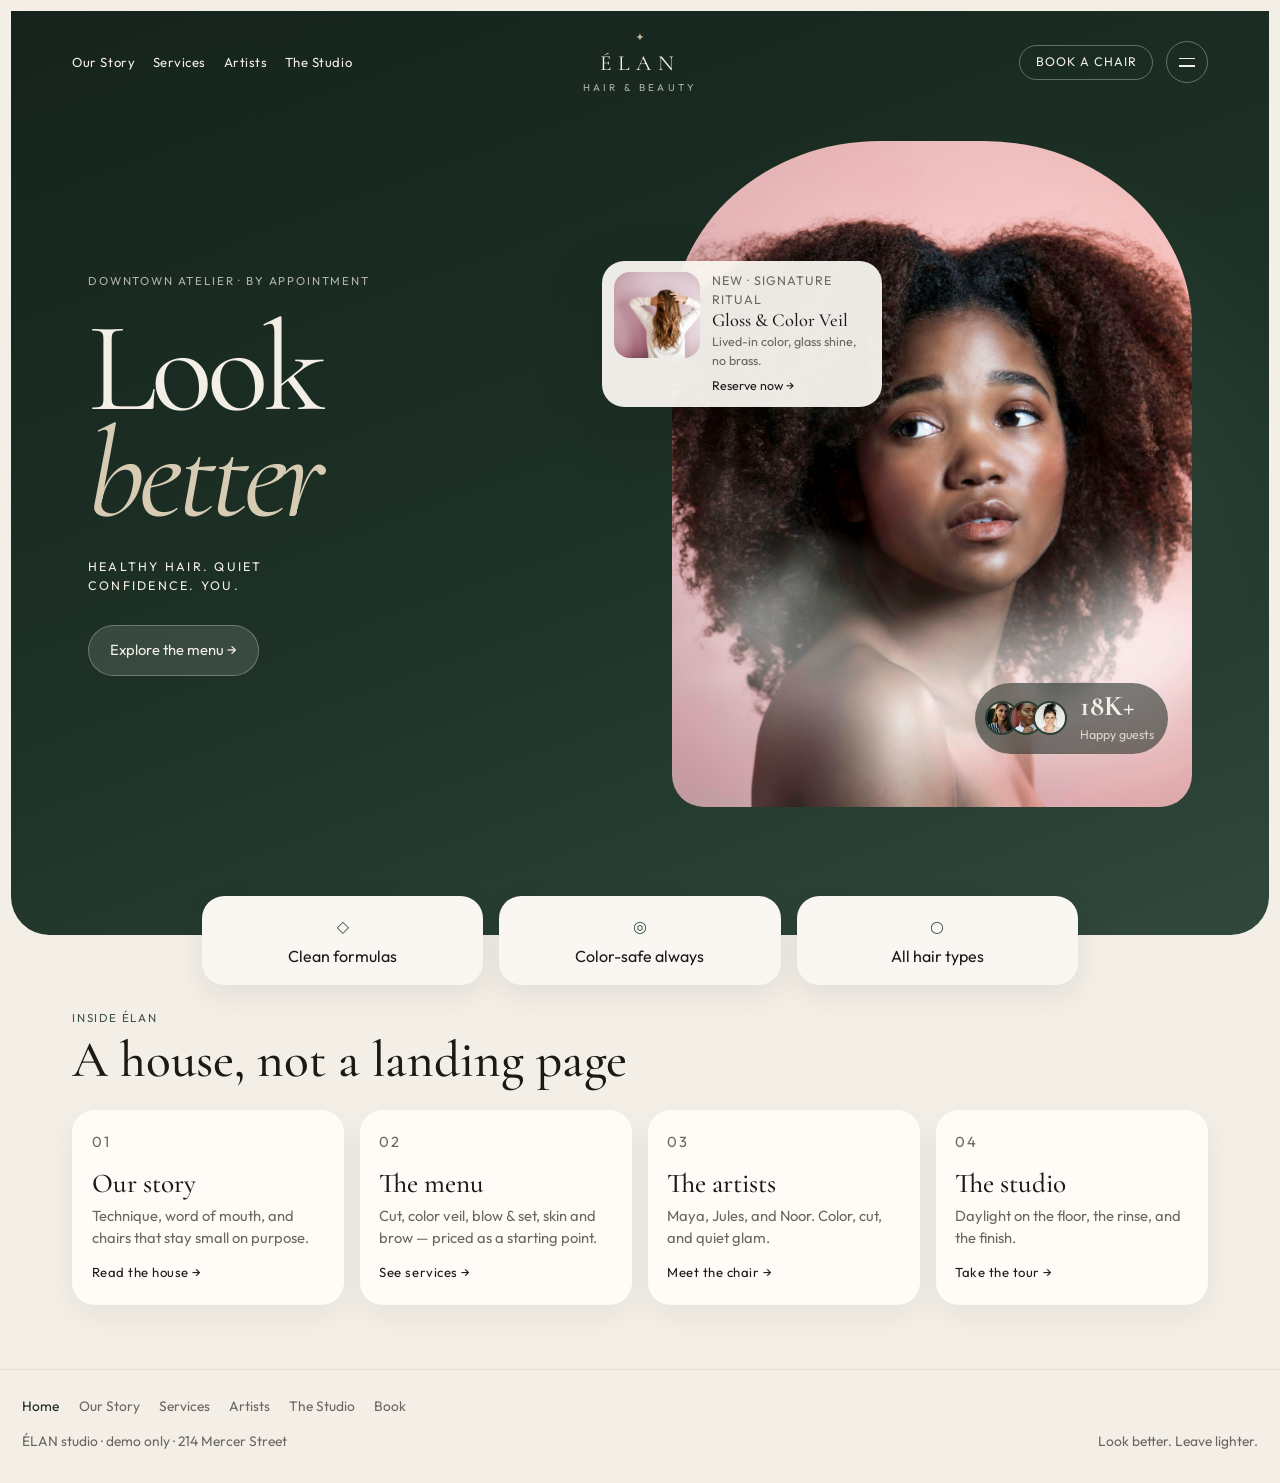
<file: index.html>
<!DOCTYPE html>
<html lang="en">
  <head>
    <meta charset="UTF-8" />
    <meta name="viewport" content="width=device-width, initial-scale=1.0" />
    <title>ÉLAN — Luxury Hair &amp; Beauty Studio</title>
    <meta
      name="description"
      content="ÉLAN is a multi-page demo for a luxury hair and beauty atelier: story, services, artists, studio, and booking."
    />
    <link rel="preconnect" href="https://fonts.googleapis.com" />
    <link rel="preconnect" href="https://fonts.gstatic.com" crossorigin />
    <link
      href="https://fonts.googleapis.com/css2?family=Cormorant+Garamond:ital,wght@0,400;0,500;0,600;1,400;1,500&family=Outfit:wght@300;400;500;600&display=swap"
      rel="stylesheet"
    />
    <link rel="stylesheet" href="css/styles.css" />
  </head>
  <body>
    <a class="skip-link" href="#main">Skip to content</a>

    <div class="top-shell" id="top">
      <header class="site-header">
        <nav class="nav" aria-label="Primary">
          <ul class="nav__links">
            <li><a href="story.html">Our Story</a></li>
            <li><a href="services.html">Services</a></li>
            <li><a href="artists.html">Artists</a></li>
            <li><a href="studio.html">The Studio</a></li>
          </ul>

          <a class="logo" href="index.html" aria-current="page">
            <span class="logo__mark" aria-hidden="true">✦</span>
            <span class="logo__word">ÉLAN</span>
            <span class="logo__sub">Hair &amp; Beauty</span>
          </a>

          <div class="nav__actions">
            <a class="nav__ghost" href="book.html">Book a chair</a>
            <button class="menu-btn" type="button" aria-expanded="false" aria-controls="mobile-menu">
              <span class="sr-only">Open menu</span>
              <span></span>
              <span></span>
            </button>
          </div>
        </nav>

        <div class="mobile-menu" id="mobile-menu" hidden>
          <a href="index.html" aria-current="page">Home</a>
          <a href="story.html">Our Story</a>
          <a href="services.html">Services</a>
          <a href="artists.html">Artists</a>
          <a href="studio.html">The Studio</a>
          <a href="book.html">Book a chair</a>
        </div>
      </header>

      <section class="hero">
        <div class="hero__copy">
          <p class="eyebrow">Downtown atelier · by appointment</p>
          <h1>
            <span>Look</span>
            <em>better</em>
          </h1>
          <p class="hero__lead">Healthy hair. Quiet confidence. You.</p>
          <a class="btn btn--light" href="services.html">Explore the menu →</a>
        </div>

        <div class="hero__visual">
          <img
            class="hero__photo"
            src="images/hero.jpg"
            alt="Guest with natural curls, photographed in soft studio light"
          />

          <article class="float-card">
            <img src="images/gloss.jpg" alt="Long glossy waves after a color gloss" />
            <div>
              <p class="float-card__kicker">New · Signature ritual</p>
              <h2>Gloss &amp; Color Veil</h2>
              <p>Lived-in color, glass shine, no brass.</p>
              <a href="book.html">Reserve now →</a>
            </div>
          </article>

          <aside class="hero-stat" aria-label="Client count">
            <div class="avatars">
              <img src="images/avatar-1.jpg" alt="" />
              <img src="images/avatar-2.jpg" alt="" />
              <img src="images/avatar-3.jpg" alt="" />
            </div>
            <div>
              <strong>18K+</strong>
              <span>Happy guests</span>
            </div>
          </aside>
        </div>
      </section>
    </div>

    <main id="main">
      <section class="trust-bar" aria-label="Studio promises">
        <div class="trust-item">
          <span class="icon">◇</span>
          <p>Clean formulas</p>
        </div>
        <div class="trust-item">
          <span class="icon">◎</span>
          <p>Color-safe always</p>
        </div>
        <div class="trust-item">
          <span class="icon">○</span>
          <p>All hair types</p>
        </div>
      </section>

      <section class="home-paths" aria-labelledby="paths-title">
        <div class="section-head">
          <p class="kicker">Inside ÉLAN</p>
          <h2 id="paths-title">A house, not a landing page</h2>
        </div>
        <div class="home-paths__grid">
          <a class="home-path" href="story.html">
            <p class="kicker">01</p>
            <h3>Our story</h3>
            <p>Technique, word of mouth, and chairs that stay small on purpose.</p>
            <span>Read the house →</span>
          </a>
          <a class="home-path" href="services.html">
            <p class="kicker">02</p>
            <h3>The menu</h3>
            <p>Cut, color veil, blow &amp; set, skin and brow — priced as a starting point.</p>
            <span>See services →</span>
          </a>
          <a class="home-path" href="artists.html">
            <p class="kicker">03</p>
            <h3>The artists</h3>
            <p>Maya, Jules, and Noor. Color, cut, and quiet glam.</p>
            <span>Meet the chair →</span>
          </a>
          <a class="home-path" href="studio.html">
            <p class="kicker">04</p>
            <h3>The studio</h3>
            <p>Daylight on the floor, the rinse, and the finish.</p>
            <span>Take the tour →</span>
          </a>
        </div>
      </section>
    </main>

    <footer class="site-footer">
      <nav class="footer-nav" aria-label="Footer">
        <a href="index.html" aria-current="page">Home</a>
        <a href="story.html">Our Story</a>
        <a href="services.html">Services</a>
        <a href="artists.html">Artists</a>
        <a href="studio.html">The Studio</a>
        <a href="book.html">Book</a>
      </nav>
      <div class="footer-meta">
        <p>ÉLAN studio · demo only · 214 Mercer Street</p>
        <p>Look better. Leave lighter.</p>
      </div>
    </footer>

    <script src="js/main.js"></script>
  </body>
</html>
</file>
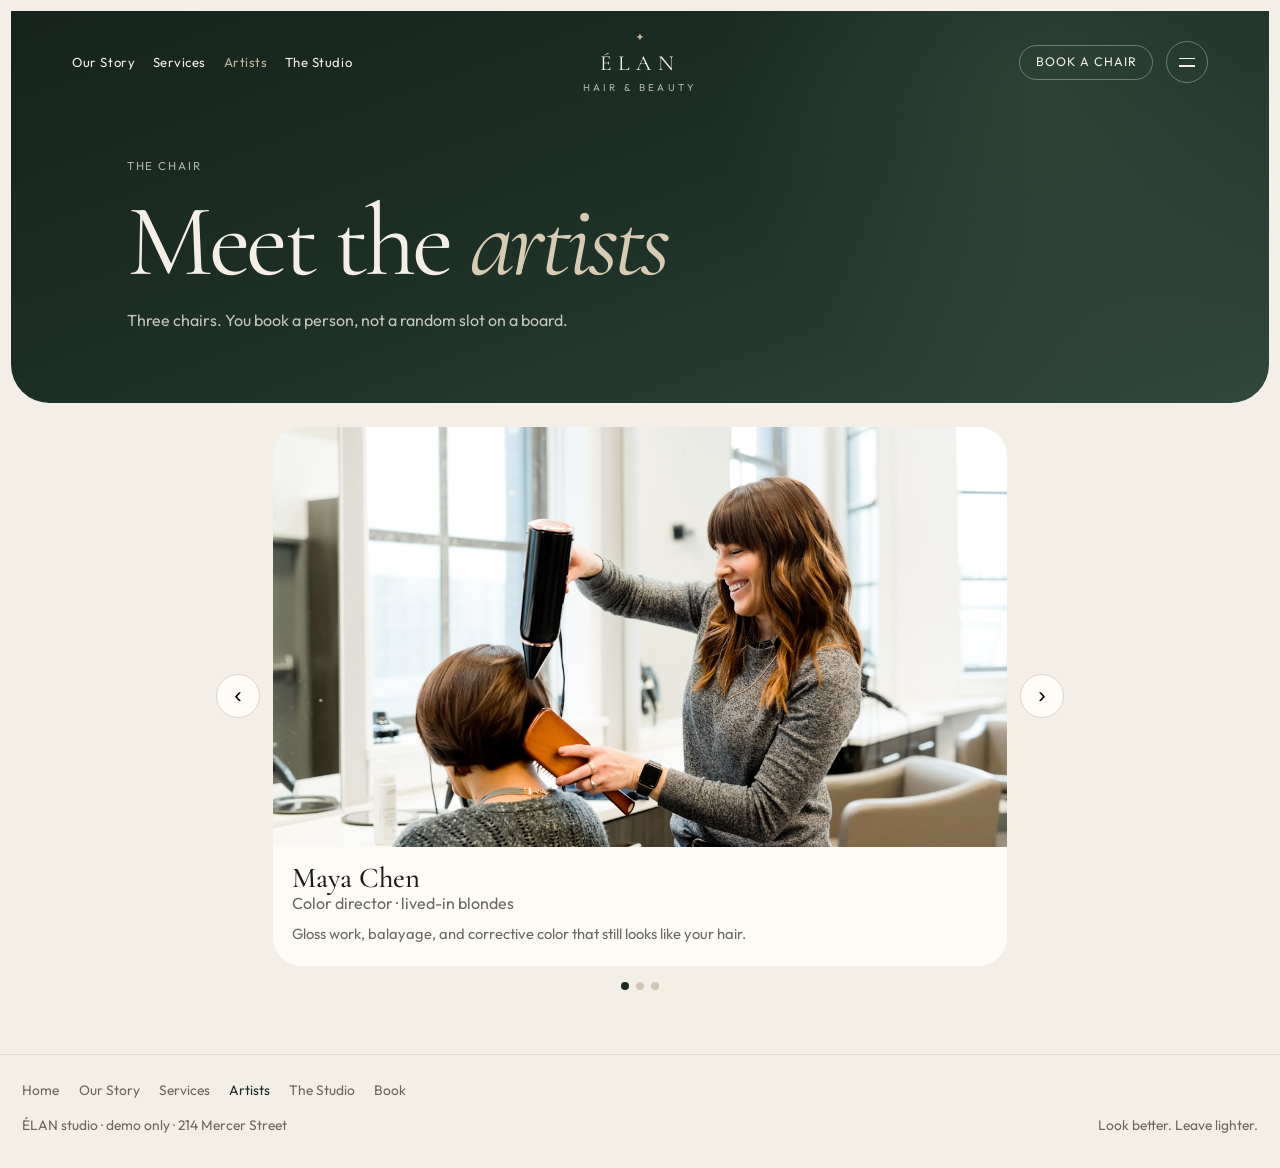
<file: artists.html>
<!DOCTYPE html>
<html lang="en">
  <head>
    <meta charset="UTF-8" />
    <meta name="viewport" content="width=device-width, initial-scale=1.0" />
    <title>Artists — ÉLAN Hair &amp; Beauty</title>
    <meta
      name="description"
      content="Meet Maya, Jules, and Noor — the artists behind ÉLAN."
    />
    <link rel="preconnect" href="https://fonts.googleapis.com" />
    <link rel="preconnect" href="https://fonts.gstatic.com" crossorigin />
    <link
      href="https://fonts.googleapis.com/css2?family=Cormorant+Garamond:ital,wght@0,400;0,500;0,600;1,400;1,500&family=Outfit:wght@300;400;500;600&display=swap"
      rel="stylesheet"
    />
    <link rel="stylesheet" href="css/styles.css" />
  </head>
  <body>
    <a class="skip-link" href="#main">Skip to content</a>

    <div class="top-shell top-shell--page">
      <header class="site-header">
        <nav class="nav" aria-label="Primary">
          <ul class="nav__links">
            <li><a href="story.html">Our Story</a></li>
            <li><a href="services.html">Services</a></li>
            <li><a href="artists.html" aria-current="page">Artists</a></li>
            <li><a href="studio.html">The Studio</a></li>
          </ul>

          <a class="logo" href="index.html">
            <span class="logo__mark" aria-hidden="true">✦</span>
            <span class="logo__word">ÉLAN</span>
            <span class="logo__sub">Hair &amp; Beauty</span>
          </a>

          <div class="nav__actions">
            <a class="nav__ghost" href="book.html">Book a chair</a>
            <button class="menu-btn" type="button" aria-expanded="false" aria-controls="mobile-menu">
              <span class="sr-only">Open menu</span>
              <span></span>
              <span></span>
            </button>
          </div>
        </nav>

        <div class="mobile-menu" id="mobile-menu" hidden>
          <a href="index.html">Home</a>
          <a href="story.html">Our Story</a>
          <a href="services.html">Services</a>
          <a href="artists.html" aria-current="page">Artists</a>
          <a href="studio.html">The Studio</a>
          <a href="book.html">Book a chair</a>
        </div>
      </header>

      <section class="page-hero">
        <p class="eyebrow">The chair</p>
        <h1>Meet the <em>artists</em></h1>
        <p class="page-hero__lead">
          Three chairs. You book a person, not a random slot on a board.
        </p>
      </section>
    </div>

    <main id="main">
      <section class="artists">
        <div class="carousel" data-carousel>
          <button class="carousel__nav" type="button" data-prev aria-label="Previous artist">‹</button>
          <div class="carousel__track" data-track>
            <article class="artist-card is-active">
              <img src="images/maya-work.jpg" alt="Maya finishing a blowout in natural light" />
              <div>
                <h3>Maya Chen</h3>
                <p>Color director · lived-in blondes</p>
                <p class="artist-bio">
                  Gloss work, balayage, and corrective color that still looks like your hair.
                </p>
              </div>
            </article>
            <article class="artist-card">
              <img src="images/stylist-cut.jpg" alt="Precision cut in progress at ÉLAN" />
              <div>
                <h3>Jules Ortiz</h3>
                <p>Cut specialist · texture &amp; shape</p>
                <p class="artist-bio">
                  Geometry for curls, waves, and the kind of blunt that still moves.
                </p>
              </div>
            </article>
            <article class="artist-card">
              <img src="images/stylist-3.jpg" alt="Noor working color at the chair" />
              <div>
                <h3>Noor Ali</h3>
                <p>Skin &amp; brow · quiet glam</p>
                <p class="artist-bio">
                  Soft skin rituals and brow architecture that reads as rest, not makeup.
                </p>
              </div>
            </article>
          </div>
          <button class="carousel__nav" type="button" data-next aria-label="Next artist">›</button>
        </div>
        <div class="dots" data-dots></div>
      </section>
    </main>

    <footer class="site-footer">
      <nav class="footer-nav" aria-label="Footer">
        <a href="index.html">Home</a>
        <a href="story.html">Our Story</a>
        <a href="services.html">Services</a>
        <a href="artists.html" aria-current="page">Artists</a>
        <a href="studio.html">The Studio</a>
        <a href="book.html">Book</a>
      </nav>
      <div class="footer-meta">
        <p>ÉLAN studio · demo only · 214 Mercer Street</p>
        <p>Look better. Leave lighter.</p>
      </div>
    </footer>

    <script src="js/main.js"></script>
  </body>
</html>
</file>
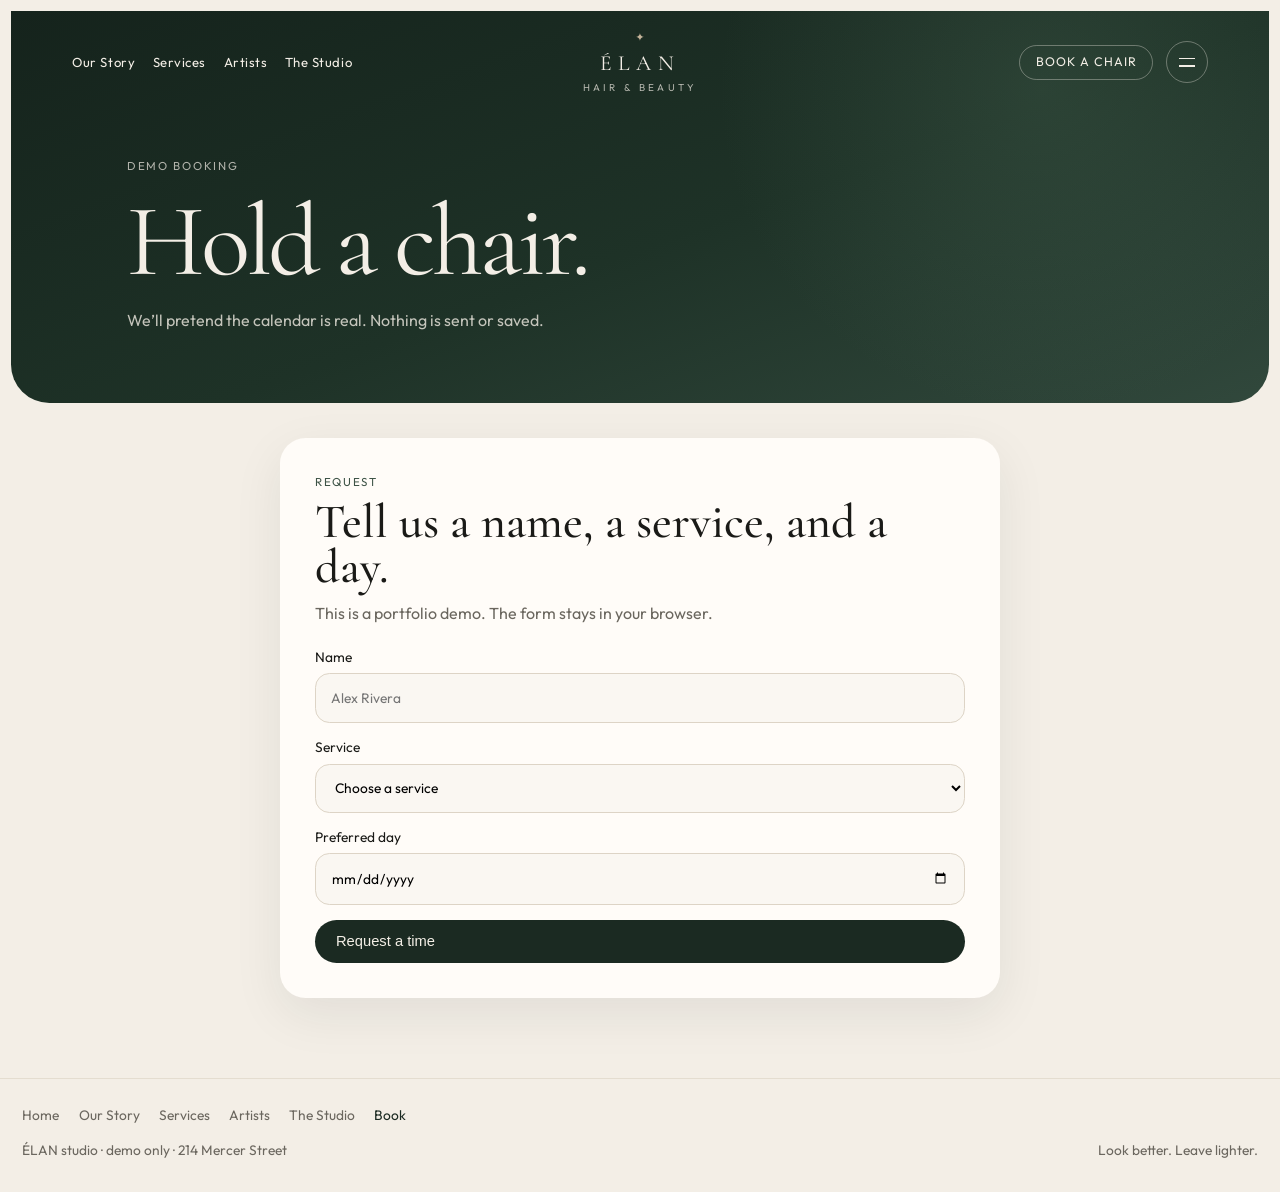
<file: book.html>
<!DOCTYPE html>
<html lang="en">
  <head>
    <meta charset="UTF-8" />
    <meta name="viewport" content="width=device-width, initial-scale=1.0" />
    <title>Book a chair — ÉLAN Hair &amp; Beauty</title>
    <meta
      name="description"
      content="Demo booking form for ÉLAN. Nothing is sent or saved."
    />
    <link rel="preconnect" href="https://fonts.googleapis.com" />
    <link rel="preconnect" href="https://fonts.gstatic.com" crossorigin />
    <link
      href="https://fonts.googleapis.com/css2?family=Cormorant+Garamond:ital,wght@0,400;0,500;0,600;1,400;1,500&family=Outfit:wght@300;400;500;600&display=swap"
      rel="stylesheet"
    />
    <link rel="stylesheet" href="css/styles.css" />
  </head>
  <body>
    <a class="skip-link" href="#main">Skip to content</a>

    <div class="top-shell top-shell--page">
      <header class="site-header">
        <nav class="nav" aria-label="Primary">
          <ul class="nav__links">
            <li><a href="story.html">Our Story</a></li>
            <li><a href="services.html">Services</a></li>
            <li><a href="artists.html">Artists</a></li>
            <li><a href="studio.html">The Studio</a></li>
          </ul>

          <a class="logo" href="index.html">
            <span class="logo__mark" aria-hidden="true">✦</span>
            <span class="logo__word">ÉLAN</span>
            <span class="logo__sub">Hair &amp; Beauty</span>
          </a>

          <div class="nav__actions">
            <a class="nav__ghost" href="book.html" aria-current="page">Book a chair</a>
            <button class="menu-btn" type="button" aria-expanded="false" aria-controls="mobile-menu">
              <span class="sr-only">Open menu</span>
              <span></span>
              <span></span>
            </button>
          </div>
        </nav>

        <div class="mobile-menu" id="mobile-menu" hidden>
          <a href="index.html">Home</a>
          <a href="story.html">Our Story</a>
          <a href="services.html">Services</a>
          <a href="artists.html">Artists</a>
          <a href="studio.html">The Studio</a>
          <a href="book.html" aria-current="page">Book a chair</a>
        </div>
      </header>

      <section class="page-hero">
        <p class="eyebrow">Demo booking</p>
        <h1>Hold a chair.</h1>
        <p class="page-hero__lead">We’ll pretend the calendar is real. Nothing is sent or saved.</p>
      </section>
    </div>

    <main id="main">
      <section class="book">
        <div class="book__panel">
          <p class="kicker">Request</p>
          <h2>Tell us a name, a service, and a day.</h2>
          <p class="book__note">This is a portfolio demo. The form stays in your browser.</p>

          <form class="book-form" id="book-form">
            <label>
              Name
              <input type="text" name="name" required placeholder="Alex Rivera" autocomplete="name" />
            </label>
            <label>
              Service
              <select name="service" required>
                <option value="">Choose a service</option>
                <option>Cut &amp; shape</option>
                <option>Color veil</option>
                <option>Blow &amp; set</option>
                <option>Skin &amp; brow</option>
              </select>
            </label>
            <label>
              Preferred day
              <input type="date" name="day" required />
            </label>
            <button class="btn btn--dark" type="submit">Request a time</button>
          </form>
          <p class="form-status" id="form-status" role="status" hidden></p>
        </div>
      </section>
    </main>

    <footer class="site-footer">
      <nav class="footer-nav" aria-label="Footer">
        <a href="index.html">Home</a>
        <a href="story.html">Our Story</a>
        <a href="services.html">Services</a>
        <a href="artists.html">Artists</a>
        <a href="studio.html">The Studio</a>
        <a href="book.html" aria-current="page">Book</a>
      </nav>
      <div class="footer-meta">
        <p>ÉLAN studio · demo only · 214 Mercer Street</p>
        <p>Look better. Leave lighter.</p>
      </div>
    </footer>

    <script src="js/main.js"></script>
  </body>
</html>
</file>
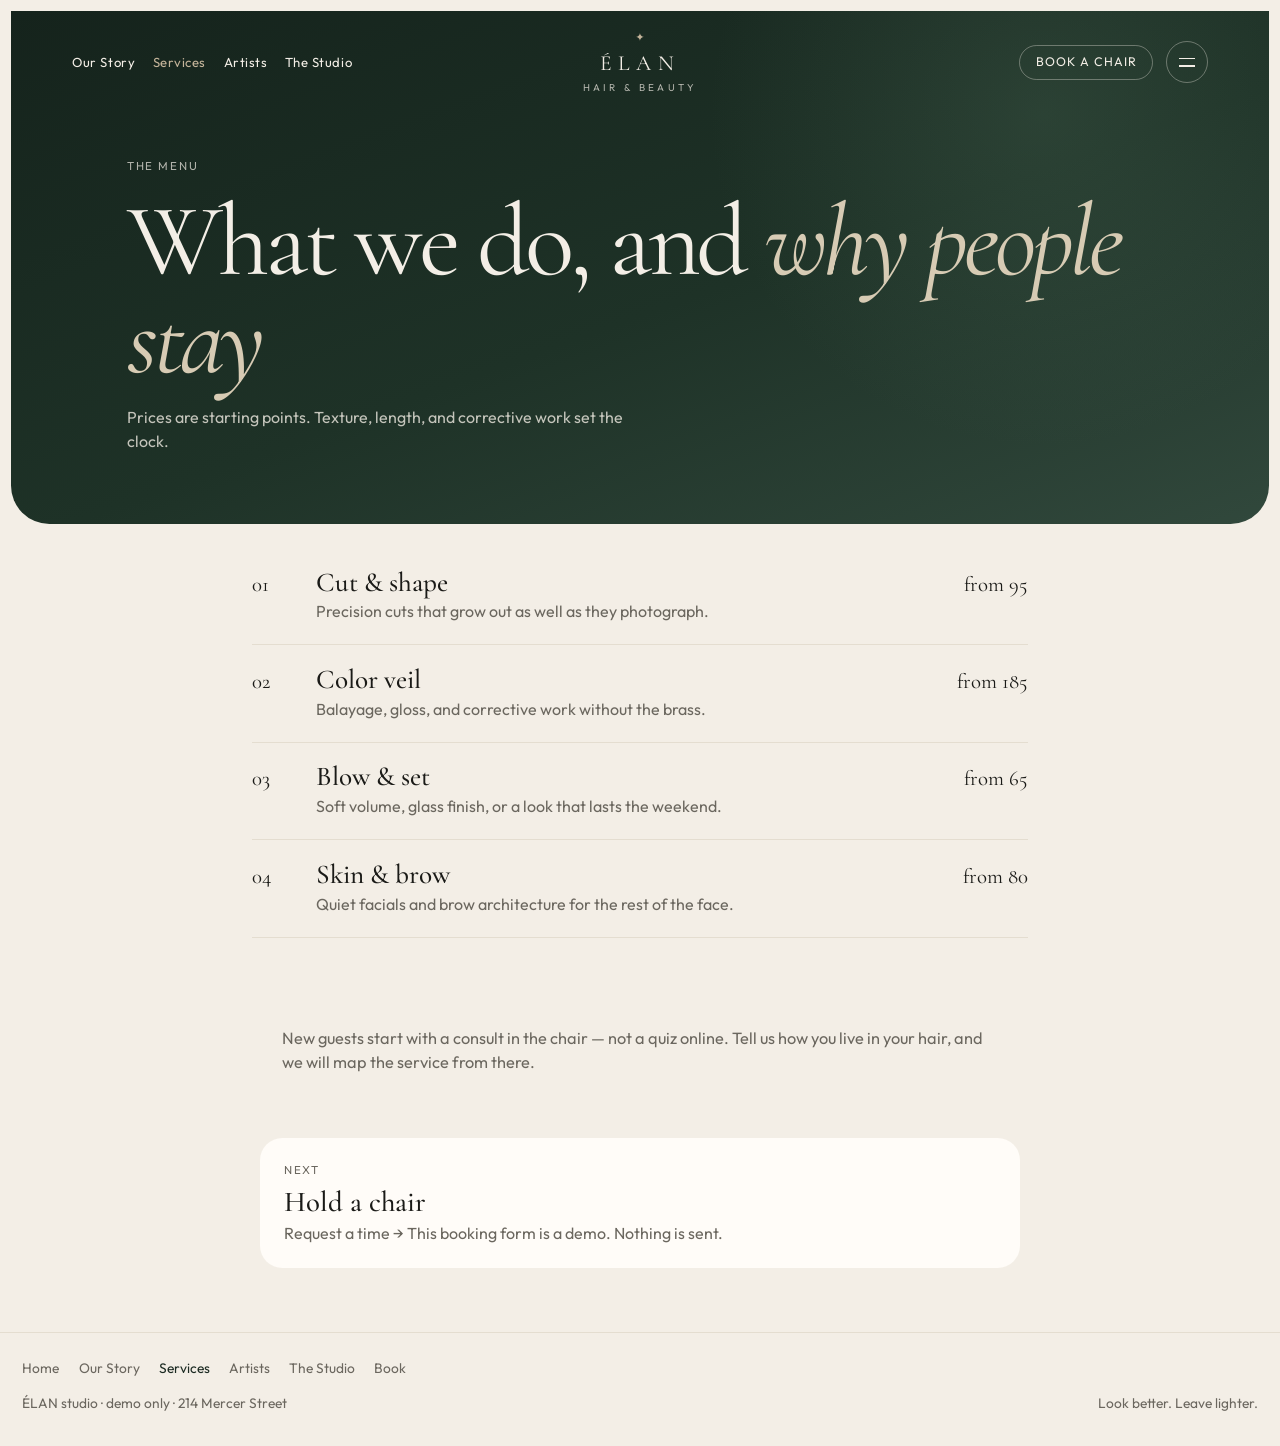
<file: services.html>
<!DOCTYPE html>
<html lang="en">
  <head>
    <meta charset="UTF-8" />
    <meta name="viewport" content="width=device-width, initial-scale=1.0" />
    <title>Services — ÉLAN Hair &amp; Beauty</title>
    <meta
      name="description"
      content="Cut and shape, color veil, blow and set, and skin and brow at ÉLAN."
    />
    <link rel="preconnect" href="https://fonts.googleapis.com" />
    <link rel="preconnect" href="https://fonts.gstatic.com" crossorigin />
    <link
      href="https://fonts.googleapis.com/css2?family=Cormorant+Garamond:ital,wght@0,400;0,500;0,600;1,400;1,500&family=Outfit:wght@300;400;500;600&display=swap"
      rel="stylesheet"
    />
    <link rel="stylesheet" href="css/styles.css" />
  </head>
  <body>
    <a class="skip-link" href="#main">Skip to content</a>

    <div class="top-shell top-shell--page">
      <header class="site-header">
        <nav class="nav" aria-label="Primary">
          <ul class="nav__links">
            <li><a href="story.html">Our Story</a></li>
            <li><a href="services.html" aria-current="page">Services</a></li>
            <li><a href="artists.html">Artists</a></li>
            <li><a href="studio.html">The Studio</a></li>
          </ul>

          <a class="logo" href="index.html">
            <span class="logo__mark" aria-hidden="true">✦</span>
            <span class="logo__word">ÉLAN</span>
            <span class="logo__sub">Hair &amp; Beauty</span>
          </a>

          <div class="nav__actions">
            <a class="nav__ghost" href="book.html">Book a chair</a>
            <button class="menu-btn" type="button" aria-expanded="false" aria-controls="mobile-menu">
              <span class="sr-only">Open menu</span>
              <span></span>
              <span></span>
            </button>
          </div>
        </nav>

        <div class="mobile-menu" id="mobile-menu" hidden>
          <a href="index.html">Home</a>
          <a href="story.html">Our Story</a>
          <a href="services.html" aria-current="page">Services</a>
          <a href="artists.html">Artists</a>
          <a href="studio.html">The Studio</a>
          <a href="book.html">Book a chair</a>
        </div>
      </header>

      <section class="page-hero">
        <p class="eyebrow">The menu</p>
        <h1>What we do, and <em>why people stay</em></h1>
        <p class="page-hero__lead">
          Prices are starting points. Texture, length, and corrective work set the clock.
        </p>
      </section>
    </div>

    <main id="main">
      <section class="services">
        <ul class="service-list">
          <li>
            <span>01</span>
            <div>
              <h3>Cut &amp; shape</h3>
              <p>Precision cuts that grow out as well as they photograph.</p>
            </div>
            <em>from 95</em>
          </li>
          <li>
            <span>02</span>
            <div>
              <h3>Color veil</h3>
              <p>Balayage, gloss, and corrective work without the brass.</p>
            </div>
            <em>from 185</em>
          </li>
          <li>
            <span>03</span>
            <div>
              <h3>Blow &amp; set</h3>
              <p>Soft volume, glass finish, or a look that lasts the weekend.</p>
            </div>
            <em>from 65</em>
          </li>
          <li>
            <span>04</span>
            <div>
              <h3>Skin &amp; brow</h3>
              <p>Quiet facials and brow architecture for the rest of the face.</p>
            </div>
            <em>from 80</em>
          </li>
        </ul>
      </section>

      <div class="page-copy">
        <p>
          New guests start with a consult in the chair — not a quiz online. Tell us how you
          live in your hair, and we will map the service from there.
        </p>
      </div>

      <aside class="visit-card">
        <p class="kicker">Next</p>
        <h2>Hold a chair</h2>
        <p><a href="book.html">Request a time →</a> This booking form is a demo. Nothing is sent.</p>
      </aside>
    </main>

    <footer class="site-footer">
      <nav class="footer-nav" aria-label="Footer">
        <a href="index.html">Home</a>
        <a href="story.html">Our Story</a>
        <a href="services.html" aria-current="page">Services</a>
        <a href="artists.html">Artists</a>
        <a href="studio.html">The Studio</a>
        <a href="book.html">Book</a>
      </nav>
      <div class="footer-meta">
        <p>ÉLAN studio · demo only · 214 Mercer Street</p>
        <p>Look better. Leave lighter.</p>
      </div>
    </footer>

    <script src="js/main.js"></script>
  </body>
</html>
</file>
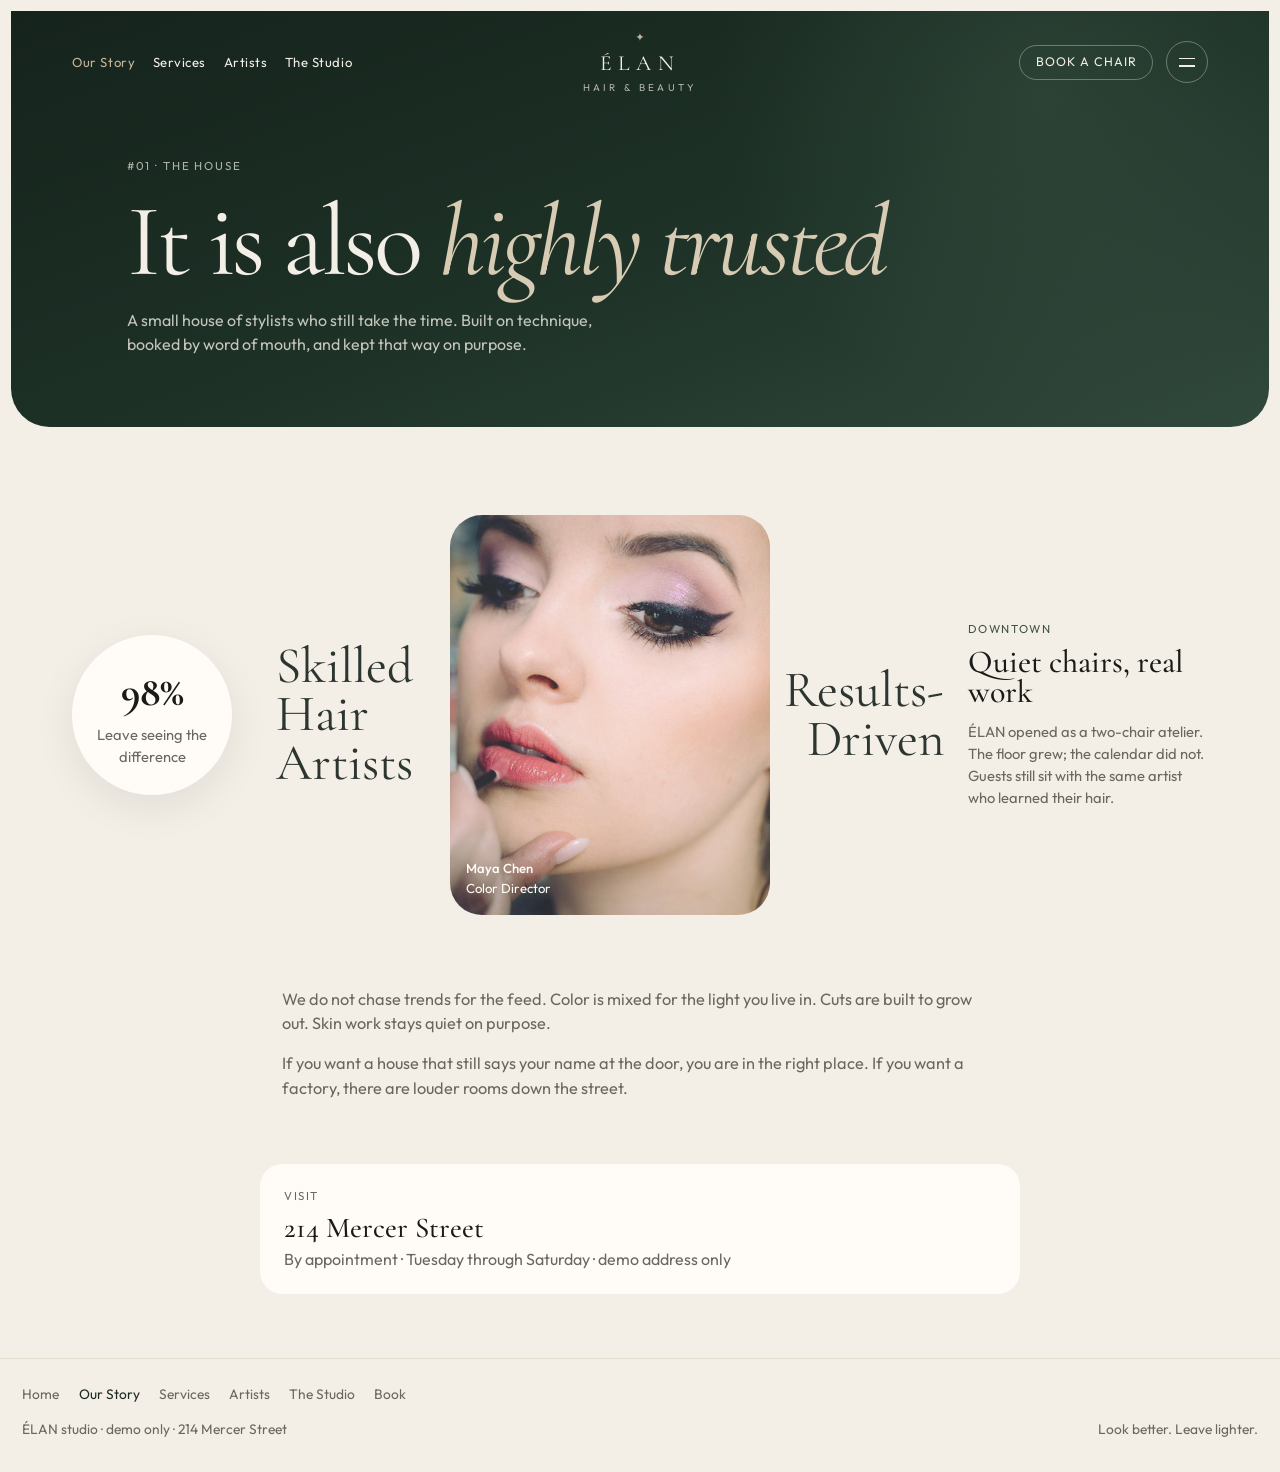
<file: story.html>
<!DOCTYPE html>
<html lang="en">
  <head>
    <meta charset="UTF-8" />
    <meta name="viewport" content="width=device-width, initial-scale=1.0" />
    <title>Our Story — ÉLAN Hair &amp; Beauty</title>
    <meta
      name="description"
      content="ÉLAN is a small house of stylists built on technique and word of mouth."
    />
    <link rel="preconnect" href="https://fonts.googleapis.com" />
    <link rel="preconnect" href="https://fonts.gstatic.com" crossorigin />
    <link
      href="https://fonts.googleapis.com/css2?family=Cormorant+Garamond:ital,wght@0,400;0,500;0,600;1,400;1,500&family=Outfit:wght@300;400;500;600&display=swap"
      rel="stylesheet"
    />
    <link rel="stylesheet" href="css/styles.css" />
  </head>
  <body>
    <a class="skip-link" href="#main">Skip to content</a>

    <div class="top-shell top-shell--page">
      <header class="site-header">
        <nav class="nav" aria-label="Primary">
          <ul class="nav__links">
            <li><a href="story.html" aria-current="page">Our Story</a></li>
            <li><a href="services.html">Services</a></li>
            <li><a href="artists.html">Artists</a></li>
            <li><a href="studio.html">The Studio</a></li>
          </ul>

          <a class="logo" href="index.html">
            <span class="logo__mark" aria-hidden="true">✦</span>
            <span class="logo__word">ÉLAN</span>
            <span class="logo__sub">Hair &amp; Beauty</span>
          </a>

          <div class="nav__actions">
            <a class="nav__ghost" href="book.html">Book a chair</a>
            <button class="menu-btn" type="button" aria-expanded="false" aria-controls="mobile-menu">
              <span class="sr-only">Open menu</span>
              <span></span>
              <span></span>
            </button>
          </div>
        </nav>

        <div class="mobile-menu" id="mobile-menu" hidden>
          <a href="index.html">Home</a>
          <a href="story.html" aria-current="page">Our Story</a>
          <a href="services.html">Services</a>
          <a href="artists.html">Artists</a>
          <a href="studio.html">The Studio</a>
          <a href="book.html">Book a chair</a>
        </div>
      </header>

      <section class="page-hero">
        <p class="eyebrow">#01 · The house</p>
        <h1>It is also <em>highly trusted</em></h1>
        <p class="page-hero__lead">
          A small house of stylists who still take the time. Built on technique,
          booked by word of mouth, and kept that way on purpose.
        </p>
      </section>
    </div>

    <main id="main">
      <section class="story">
        <div class="story__stat">
          <strong>98%</strong>
          <p>Leave seeing the difference</p>
        </div>

        <div class="story__stage">
          <p class="story__split story__split--left">Skilled<br />Hair<br />Artists</p>
          <figure class="story__portrait">
            <img src="images/artist-maya.jpg" alt="Soft glam makeup finishing at the studio" />
            <figcaption>
              <span>Maya Chen</span>
              Color Director
            </figcaption>
          </figure>
          <p class="story__split story__split--right">Results-<br />Driven</p>
        </div>

        <div class="story__aside">
          <p class="kicker">Downtown</p>
          <h2>Quiet chairs, real work</h2>
          <p>
            ÉLAN opened as a two-chair atelier. The floor grew; the calendar did not.
            Guests still sit with the same artist who learned their hair.
          </p>
        </div>
      </section>

      <div class="page-copy">
        <p>
          We do not chase trends for the feed. Color is mixed for the light you live in.
          Cuts are built to grow out. Skin work stays quiet on purpose.
        </p>
        <p>
          If you want a house that still says your name at the door, you are in the right
          place. If you want a factory, there are louder rooms down the street.
        </p>
      </div>

      <aside class="visit-card">
        <p class="kicker">Visit</p>
        <h2>214 Mercer Street</h2>
        <p>By appointment · Tuesday through Saturday · demo address only</p>
      </aside>
    </main>

    <footer class="site-footer">
      <nav class="footer-nav" aria-label="Footer">
        <a href="index.html">Home</a>
        <a href="story.html" aria-current="page">Our Story</a>
        <a href="services.html">Services</a>
        <a href="artists.html">Artists</a>
        <a href="studio.html">The Studio</a>
        <a href="book.html">Book</a>
      </nav>
      <div class="footer-meta">
        <p>ÉLAN studio · demo only · 214 Mercer Street</p>
        <p>Look better. Leave lighter.</p>
      </div>
    </footer>

    <script src="js/main.js"></script>
  </body>
</html>
</file>
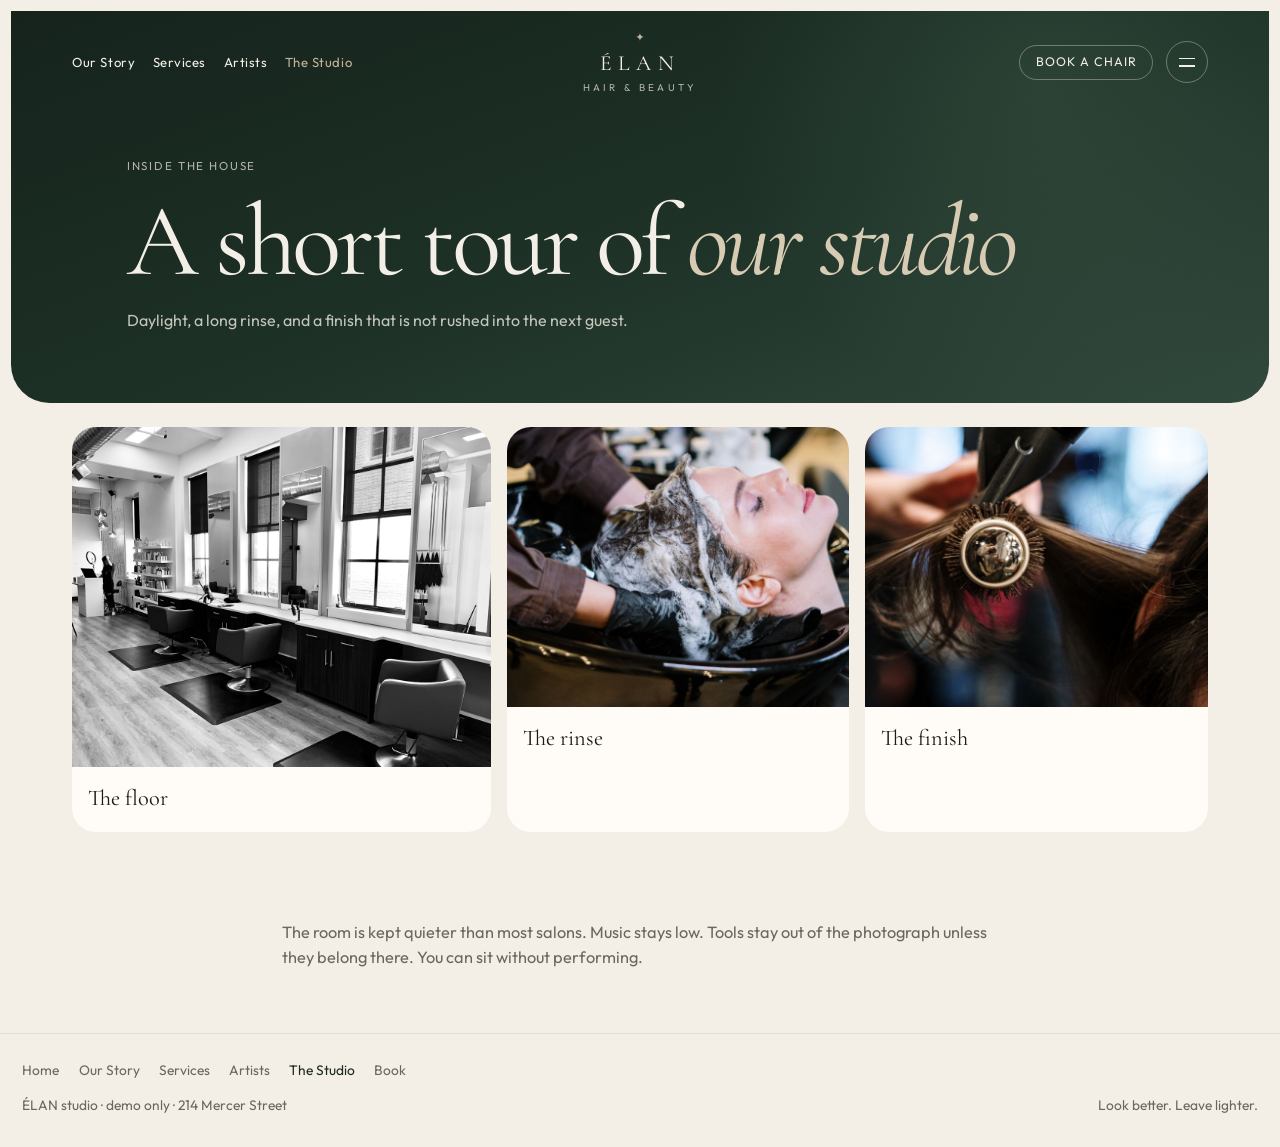
<file: studio.html>
<!DOCTYPE html>
<html lang="en">
  <head>
    <meta charset="UTF-8" />
    <meta name="viewport" content="width=device-width, initial-scale=1.0" />
    <title>The Studio — ÉLAN Hair &amp; Beauty</title>
    <meta
      name="description"
      content="A short tour of the ÉLAN studio: the floor, the rinse, and the finish."
    />
    <link rel="preconnect" href="https://fonts.googleapis.com" />
    <link rel="preconnect" href="https://fonts.gstatic.com" crossorigin />
    <link
      href="https://fonts.googleapis.com/css2?family=Cormorant+Garamond:ital,wght@0,400;0,500;0,600;1,400;1,500&family=Outfit:wght@300;400;500;600&display=swap"
      rel="stylesheet"
    />
    <link rel="stylesheet" href="css/styles.css" />
  </head>
  <body>
    <a class="skip-link" href="#main">Skip to content</a>

    <div class="top-shell top-shell--page">
      <header class="site-header">
        <nav class="nav" aria-label="Primary">
          <ul class="nav__links">
            <li><a href="story.html">Our Story</a></li>
            <li><a href="services.html">Services</a></li>
            <li><a href="artists.html">Artists</a></li>
            <li><a href="studio.html" aria-current="page">The Studio</a></li>
          </ul>

          <a class="logo" href="index.html">
            <span class="logo__mark" aria-hidden="true">✦</span>
            <span class="logo__word">ÉLAN</span>
            <span class="logo__sub">Hair &amp; Beauty</span>
          </a>

          <div class="nav__actions">
            <a class="nav__ghost" href="book.html">Book a chair</a>
            <button class="menu-btn" type="button" aria-expanded="false" aria-controls="mobile-menu">
              <span class="sr-only">Open menu</span>
              <span></span>
              <span></span>
            </button>
          </div>
        </nav>

        <div class="mobile-menu" id="mobile-menu" hidden>
          <a href="index.html">Home</a>
          <a href="story.html">Our Story</a>
          <a href="services.html">Services</a>
          <a href="artists.html">Artists</a>
          <a href="studio.html" aria-current="page">The Studio</a>
          <a href="book.html">Book a chair</a>
        </div>
      </header>

      <section class="page-hero">
        <p class="eyebrow">Inside the house</p>
        <h1>A short tour of <em>our studio</em></h1>
        <p class="page-hero__lead">
          Daylight, a long rinse, and a finish that is not rushed into the next guest.
        </p>
      </section>
    </div>

    <main id="main">
      <section class="tour">
        <div class="tour__grid">
          <figure>
            <img src="images/tour-floor.jpg" alt="Open salon floor with styling chairs and daylight" />
            <figcaption>The floor</figcaption>
          </figure>
          <figure>
            <img src="images/salon-floor.jpg" alt="Hair being washed at the basin" />
            <figcaption>The rinse</figcaption>
          </figure>
          <figure>
            <img src="images/salon-tools.jpg" alt="Round brush and dryer finishing a style" />
            <figcaption>The finish</figcaption>
          </figure>
        </div>
      </section>

      <div class="page-copy">
        <p>
          The room is kept quieter than most salons. Music stays low. Tools stay out of the
          photograph unless they belong there. You can sit without performing.
        </p>
      </div>
    </main>

    <footer class="site-footer">
      <nav class="footer-nav" aria-label="Footer">
        <a href="index.html">Home</a>
        <a href="story.html">Our Story</a>
        <a href="services.html">Services</a>
        <a href="artists.html">Artists</a>
        <a href="studio.html" aria-current="page">The Studio</a>
        <a href="book.html">Book</a>
      </nav>
      <div class="footer-meta">
        <p>ÉLAN studio · demo only · 214 Mercer Street</p>
        <p>Look better. Leave lighter.</p>
      </div>
    </footer>

    <script src="js/main.js"></script>
  </body>
</html>
</file>
<file: css/styles.css>
:root {
  --forest: #1b2a22;
  --forest-mid: #24362c;
  --leaf: #3d5346;
  --cream: #f3eee6;
  --paper: #faf7f2;
  --ink: #1a1a17;
  --muted: #6b675f;
  --gold: #c4b49a;
  --white: #fffcf8;
  --shadow: 0 24px 60px rgba(18, 28, 22, 0.22);
  --radius-xl: 2.4rem;
  --radius-lg: 1.6rem;
}

*,
*::before,
*::after {
  box-sizing: border-box;
}

html {
  scroll-behavior: smooth;
}

section[id] {
  scroll-margin-top: 1.5rem;
}

body {
  margin: 0;
  color: var(--ink);
  background: var(--cream);
  font-family: Outfit, system-ui, sans-serif;
  font-weight: 400;
  line-height: 1.5;
}

img {
  max-width: 100%;
  display: block;
}

a {
  color: inherit;
  text-decoration: none;
}

h1,
h2,
h3 {
  font-family: "Cormorant Garamond", Georgia, serif;
  font-weight: 500;
  line-height: 0.95;
  margin: 0;
}

p {
  margin: 0;
}

.sr-only {
  position: absolute;
  width: 1px;
  height: 1px;
  padding: 0;
  margin: -1px;
  overflow: hidden;
  clip: rect(0, 0, 0, 0);
  border: 0;
}

.skip-link {
  position: absolute;
  left: 1rem;
  top: -4rem;
  background: var(--white);
  padding: 0.6rem 1rem;
  z-index: 20;
}

.skip-link:focus {
  top: 1rem;
}

.top-shell {
  margin: 0.7rem 0.7rem 0;
  border-radius: 0 0 var(--radius-xl) var(--radius-xl);
  background:
    radial-gradient(circle at 78% 46%, rgba(80, 110, 90, 0.32), transparent 28%),
    linear-gradient(160deg, #15231c 0%, #1e3227 55%, #31483c 100%);
  color: var(--cream);
  overflow: hidden;
}

.site-header {
  position: relative;
  z-index: 3;
}

.nav {
  max-width: 1180px;
  margin: 0 auto;
  padding: 1.1rem 1.4rem 1.6rem;
  display: grid;
  grid-template-columns: 1fr auto 1fr;
  align-items: center;
  gap: 1rem;
  color: var(--cream);
}

.nav__links {
  display: flex;
  flex-wrap: wrap;
  gap: 1.1rem;
  list-style: none;
  margin: 0;
  padding: 0;
  font-size: 0.82rem;
  letter-spacing: 0.04em;
}

.nav__links a[aria-current="page"],
.mobile-menu a[aria-current="page"] {
  color: var(--gold);
}

.logo {
  text-align: center;
  display: grid;
  justify-items: center;
  gap: 0.1rem;
}

.logo__mark {
  font-size: 0.7rem;
  color: var(--gold);
}

.logo__word {
  font-family: "Cormorant Garamond", Georgia, serif;
  font-size: 1.35rem;
  letter-spacing: 0.28em;
}

.logo__sub {
  font-size: 0.62rem;
  letter-spacing: 0.32em;
  text-transform: uppercase;
  opacity: 0.7;
}

.nav__actions {
  display: flex;
  justify-content: flex-end;
  align-items: center;
  gap: 0.8rem;
}

.nav__ghost {
  border: 1px solid rgba(243, 238, 230, 0.35);
  border-radius: 999px;
  padding: 0.45rem 0.95rem;
  font-size: 0.78rem;
  letter-spacing: 0.08em;
  text-transform: uppercase;
}

.menu-btn {
  width: 42px;
  height: 42px;
  border-radius: 50%;
  border: 1px solid rgba(243, 238, 230, 0.35);
  background: transparent;
  display: grid;
  place-content: center;
  gap: 6px;
  cursor: pointer;
}

.menu-btn span {
  display: block;
  width: 16px;
  height: 1.5px;
  background: var(--cream);
}

.mobile-menu {
  display: grid;
  gap: 0.8rem;
  padding: 0 1.4rem 1.4rem;
  color: var(--cream);
}

.mobile-menu[hidden] {
  display: none;
}

.top-shell--page {
  background:
    radial-gradient(circle at 82% 20%, rgba(80, 110, 90, 0.28), transparent 30%),
    linear-gradient(160deg, #15231c 0%, #1e3227 55%, #31483c 100%);
}

.page-hero {
  padding: 2.2rem 6vw 4.4rem;
  max-width: 1180px;
  margin: 0 auto;
}

.page-hero h1 {
  font-size: clamp(3.2rem, 8vw, 6.4rem);
  letter-spacing: -0.04em;
  font-weight: 400;
}

.page-hero h1 em {
  font-style: italic;
  color: #d7cbb4;
}

.page-hero__lead {
  margin-top: 1.1rem;
  max-width: 32rem;
  color: rgba(243, 238, 230, 0.78);
}

.hero {
  min-height: 86vh;
  padding: 1.2rem 6vw 8rem;
  color: var(--cream);
  display: grid;
  grid-template-columns: minmax(240px, 0.9fr) minmax(320px, 1.1fr);
  gap: 2rem;
  align-items: center;
  position: relative;
}

.eyebrow {
  letter-spacing: 0.16em;
  text-transform: uppercase;
  font-size: 0.72rem;
  opacity: 0.7;
  margin-bottom: 1.2rem;
}

.hero h1 {
  font-size: clamp(4.4rem, 10vw, 8.4rem);
  letter-spacing: -0.04em;
  font-weight: 400;
}

.hero h1 span,
.hero h1 em {
  display: block;
}

.hero h1 em {
  font-style: italic;
  color: #d7cbb4;
  margin-top: -0.12em;
}

.hero__lead {
  margin: 1.4rem 0 1.8rem;
  letter-spacing: 0.18em;
  text-transform: uppercase;
  font-size: 0.78rem;
  max-width: 16rem;
}

.btn {
  display: inline-flex;
  align-items: center;
  border-radius: 999px;
  padding: 0.85rem 1.3rem;
  font-size: 0.92rem;
  border: 0;
  cursor: pointer;
}

.btn--light {
  background: rgba(255, 252, 248, 0.12);
  color: var(--cream);
  border: 1px solid rgba(255, 252, 248, 0.28);
}

.btn--dark {
  background: var(--forest);
  color: var(--cream);
}

.hero__visual {
  position: relative;
  min-height: 62vh;
}

.hero__photo {
  width: min(100%, 520px);
  margin-left: auto;
  height: min(74vh, 720px);
  object-fit: cover;
  border-radius: 40% 40% 2rem 2rem / 28% 28% 2rem 2rem;
  filter: saturate(0.9) contrast(1.05);
}

.float-card {
  position: absolute;
  left: 0;
  top: 18%;
  width: min(100%, 280px);
  background: rgba(250, 247, 242, 0.94);
  color: var(--ink);
  border-radius: 1.4rem;
  padding: 0.7rem;
  display: grid;
  grid-template-columns: 86px 1fr;
  gap: 0.75rem;
  box-shadow: var(--shadow);
}

.float-card img {
  width: 86px;
  height: 86px;
  object-fit: cover;
  border-radius: 1rem;
}

.float-card__kicker {
  font-size: 0.68rem;
  letter-spacing: 0.08em;
  text-transform: uppercase;
  color: var(--muted);
}

.float-card h2 {
  font-size: 1.15rem;
  margin: 0.15rem 0 0.25rem;
}

.float-card p {
  font-size: 0.78rem;
  color: var(--muted);
}

.float-card a {
  display: inline-block;
  margin-top: 0.4rem;
  font-size: 0.78rem;
}

.hero-stat {
  position: absolute;
  right: 4%;
  bottom: 8%;
  display: flex;
  align-items: center;
  gap: 0.8rem;
  color: var(--cream);
  background: rgba(21, 35, 28, 0.55);
  backdrop-filter: blur(10px);
  border-radius: 999px;
  padding: 0.55rem 0.9rem 0.55rem 0.65rem;
}

.avatars {
  display: flex;
}

.avatars img {
  width: 34px;
  height: 34px;
  border-radius: 50%;
  object-fit: cover;
  border: 2px solid #2a4034;
  margin-left: -10px;
}

.avatars img:first-child {
  margin-left: 0;
}

.hero-stat strong {
  display: block;
  font-family: "Cormorant Garamond", Georgia, serif;
  font-size: 1.8rem;
  line-height: 1;
}

.hero-stat span {
  font-size: 0.78rem;
  opacity: 0.8;
}

.trust-bar {
  max-width: 920px;
  margin: -2.4rem auto 0;
  position: relative;
  z-index: 2;
  display: grid;
  grid-template-columns: repeat(3, 1fr);
  gap: 1rem;
  padding: 0 1.4rem;
}

.trust-item {
  background: var(--paper);
  border-radius: 1.4rem;
  padding: 1.1rem 1rem;
  text-align: center;
  box-shadow: 0 10px 30px rgba(27, 42, 34, 0.08);
}

.trust-item .icon {
  display: block;
  margin-bottom: 0.35rem;
  color: var(--leaf);
}

.story {
  max-width: 1180px;
  margin: 0 auto;
  padding: 5.5rem 1.4rem 3rem;
  display: grid;
  grid-template-columns: 180px 1fr 240px;
  gap: 1.5rem;
  align-items: center;
}

.story__stat {
  width: 160px;
  height: 160px;
  border-radius: 50%;
  background: var(--white);
  display: grid;
  place-content: center;
  text-align: center;
  box-shadow: 0 12px 40px rgba(27, 42, 34, 0.08);
}

.story__stat strong {
  font-family: "Cormorant Garamond", Georgia, serif;
  font-size: 2.6rem;
}

.story__stat p,
.story__aside p {
  color: var(--muted);
  font-size: 0.92rem;
}

.story__stage {
  display: grid;
  grid-template-columns: 1fr minmax(220px, 320px) 1fr;
  align-items: center;
  gap: 0.6rem;
}

.story__split {
  font-family: "Cormorant Garamond", Georgia, serif;
  font-size: clamp(2.4rem, 4vw, 3.6rem);
  line-height: 0.95;
  color: #2c3530;
}

.story__split--right {
  text-align: right;
}

.story__portrait {
  margin: 0;
  position: relative;
}

.story__portrait img {
  width: 100%;
  aspect-ratio: 4 / 5;
  object-fit: cover;
  border-radius: 2rem;
}

.story__portrait figcaption {
  position: absolute;
  left: 1rem;
  bottom: 1rem;
  color: var(--white);
  font-size: 0.82rem;
  text-shadow: 0 8px 18px rgba(0, 0, 0, 0.45);
}

.story__portrait figcaption span {
  display: block;
  font-weight: 500;
}

.story__aside .kicker,
.kicker {
  letter-spacing: 0.14em;
  text-transform: uppercase;
  font-size: 0.72rem;
  color: var(--leaf);
  margin-bottom: 0.6rem;
}

.story__aside h2 {
  font-size: 2rem;
  margin-bottom: 0.8rem;
}

.section-head {
  max-width: 1180px;
  margin: 0 auto 1.6rem;
  padding: 0 1.4rem;
}

.section-head h2 {
  font-size: clamp(2.2rem, 4vw, 3.4rem);
}

.artists,
.tour,
.services,
.home-paths,
.page-copy {
  padding: 1.5rem 0 4rem;
}

.home-paths {
  max-width: 1180px;
  margin: 0 auto;
}

.home-paths__grid {
  display: grid;
  grid-template-columns: repeat(4, 1fr);
  gap: 1rem;
  padding: 0 1.4rem;
}

.home-path {
  background: var(--white);
  border-radius: 1.4rem;
  padding: 1.3rem 1.2rem 1.4rem;
  box-shadow: 0 10px 30px rgba(27, 42, 34, 0.06);
  display: grid;
  gap: 0.5rem;
  min-height: 100%;
}

.home-path h3 {
  font-size: 1.7rem;
}

.home-path p {
  color: var(--muted);
  font-size: 0.92rem;
}

.home-path span {
  margin-top: 0.4rem;
  font-size: 0.82rem;
  letter-spacing: 0.04em;
}

.page-copy {
  max-width: 760px;
  margin: 0 auto;
  padding-left: 1.4rem;
  padding-right: 1.4rem;
}

.page-copy p + p {
  margin-top: 1rem;
}

.page-copy p {
  color: var(--muted);
  font-size: 1.02rem;
}

.visit-card {
  max-width: 760px;
  margin: 0 auto 4rem;
  padding: 1.4rem 1.5rem;
  background: var(--white);
  border-radius: 1.4rem;
}

.visit-card h2 {
  font-size: 1.8rem;
  margin-bottom: 0.4rem;
}

.visit-card p {
  color: var(--muted);
}

.artist-bio {
  color: var(--muted);
  margin-top: 0.45rem;
  font-size: 0.92rem;
}

.carousel {
  max-width: 880px;
  margin: 0 auto;
  display: grid;
  grid-template-columns: auto 1fr auto;
  align-items: center;
  gap: 0.8rem;
  padding: 0 1rem;
}

.carousel__track {
  overflow: hidden;
  border-radius: 1.8rem;
}

.artist-card {
  display: none;
  background: var(--white);
}

.artist-card.is-active {
  display: grid;
}

.artist-card img {
  width: 100%;
  height: 420px;
  object-fit: cover;
}

.artist-card div {
  padding: 1.1rem 1.2rem 1.3rem;
}

.artist-card h3 {
  font-size: 1.8rem;
}

.artist-card p {
  color: var(--muted);
}

.carousel__nav {
  width: 44px;
  height: 44px;
  border-radius: 50%;
  border: 1px solid #ddd6c8;
  background: var(--white);
  font-size: 1.4rem;
  cursor: pointer;
}

.dots {
  display: flex;
  justify-content: center;
  gap: 0.45rem;
  margin-top: 1rem;
}

.dots button {
  width: 8px;
  height: 8px;
  border-radius: 50%;
  border: 0;
  background: #cfc6b6;
  padding: 0;
  cursor: pointer;
}

.dots button.is-active {
  background: var(--forest);
}

.tour__grid {
  max-width: 1180px;
  margin: 0 auto;
  padding: 0 1.4rem;
  display: grid;
  grid-template-columns: 1.1fr 0.9fr 0.9fr;
  gap: 1rem;
}

.tour__grid figure {
  margin: 0;
  background: var(--white);
  border-radius: 1.5rem;
  overflow: hidden;
}

.tour__grid img {
  width: 100%;
  height: 280px;
  object-fit: cover;
}

.tour__grid figure:first-child img {
  height: 340px;
}

.tour__grid figcaption {
  padding: 0.9rem 1rem 1.1rem;
  font-family: "Cormorant Garamond", Georgia, serif;
  font-size: 1.4rem;
}

.service-list {
  max-width: 820px;
  margin: 0 auto;
  padding: 0 1.4rem;
  list-style: none;
}

.service-list li {
  display: grid;
  grid-template-columns: 3rem 1fr auto;
  gap: 1rem;
  align-items: baseline;
  padding: 1.3rem 0;
  border-bottom: 1px solid #e4ddd0;
}

.service-list span,
.service-list em {
  font-family: "Cormorant Garamond", Georgia, serif;
  font-size: 1.3rem;
  font-style: normal;
}

.service-list h3 {
  font-size: 1.7rem;
  margin-bottom: 0.25rem;
}

.service-list p {
  color: var(--muted);
}

.book {
  padding: 2.2rem 1.4rem 5rem;
}

.book__panel {
  max-width: 720px;
  margin: 0 auto;
  background: var(--white);
  border-radius: var(--radius-lg);
  padding: 2.2rem;
  box-shadow: 0 16px 50px rgba(27, 42, 34, 0.08);
}

.book__panel h2 {
  font-size: clamp(2rem, 4vw, 3rem);
  margin-bottom: 0.6rem;
}

.book__note {
  color: var(--muted);
  margin-bottom: 1.4rem;
}

.book-form {
  display: grid;
  gap: 0.9rem;
}

.book-form label {
  display: grid;
  gap: 0.35rem;
  font-size: 0.86rem;
}

.book-form input,
.book-form select {
  border: 1px solid #ddd4c6;
  border-radius: 0.9rem;
  padding: 0.85rem 0.9rem;
  font: inherit;
  background: var(--paper);
}

.form-status {
  margin-top: 1rem;
  color: var(--leaf);
}

.site-footer {
  padding: 1.6rem 1.4rem 2rem;
  display: grid;
  gap: 0.9rem;
  color: var(--muted);
  font-size: 0.86rem;
  border-top: 1px solid #e4ddd0;
}

.footer-nav {
  display: flex;
  flex-wrap: wrap;
  gap: 0.9rem 1.2rem;
}

.footer-nav a[aria-current="page"] {
  color: var(--forest);
}

.footer-meta {
  display: flex;
  justify-content: space-between;
  gap: 1rem;
}

@media (max-width: 900px) {
  .nav {
    grid-template-columns: 1fr auto;
  }

  .nav__links {
    display: none;
  }

  .nav__ghost {
    display: none;
  }

  .logo {
    justify-self: start;
    text-align: left;
    justify-items: start;
  }

  .hero {
    grid-template-columns: 1fr;
    min-height: auto;
    padding-bottom: 6.5rem;
  }

  .hero__photo {
    margin: 0 auto;
    height: 52vh;
  }

  .float-card {
    position: relative;
    left: auto;
    top: auto;
    width: 100%;
    margin-top: -3.5rem;
  }

  .hero-stat {
    right: 0;
    left: 0;
    bottom: 1.2rem;
    width: max-content;
    margin: 0 auto;
  }

  .story {
    grid-template-columns: 1fr;
    justify-items: center;
    text-align: center;
  }

  .story__stage {
    grid-template-columns: 1fr;
  }

  .story__split--left,
  .story__split--right {
    text-align: center;
  }

  .tour__grid {
    grid-template-columns: 1fr;
  }

  .tour__grid figure:first-child img,
  .tour__grid img {
    height: 240px;
  }

  .home-paths__grid {
    grid-template-columns: 1fr 1fr;
  }

  .footer-meta {
    flex-direction: column;
  }
}

@media (max-width: 640px) {
  .home-paths__grid {
    grid-template-columns: 1fr;
  }
}
</file>
